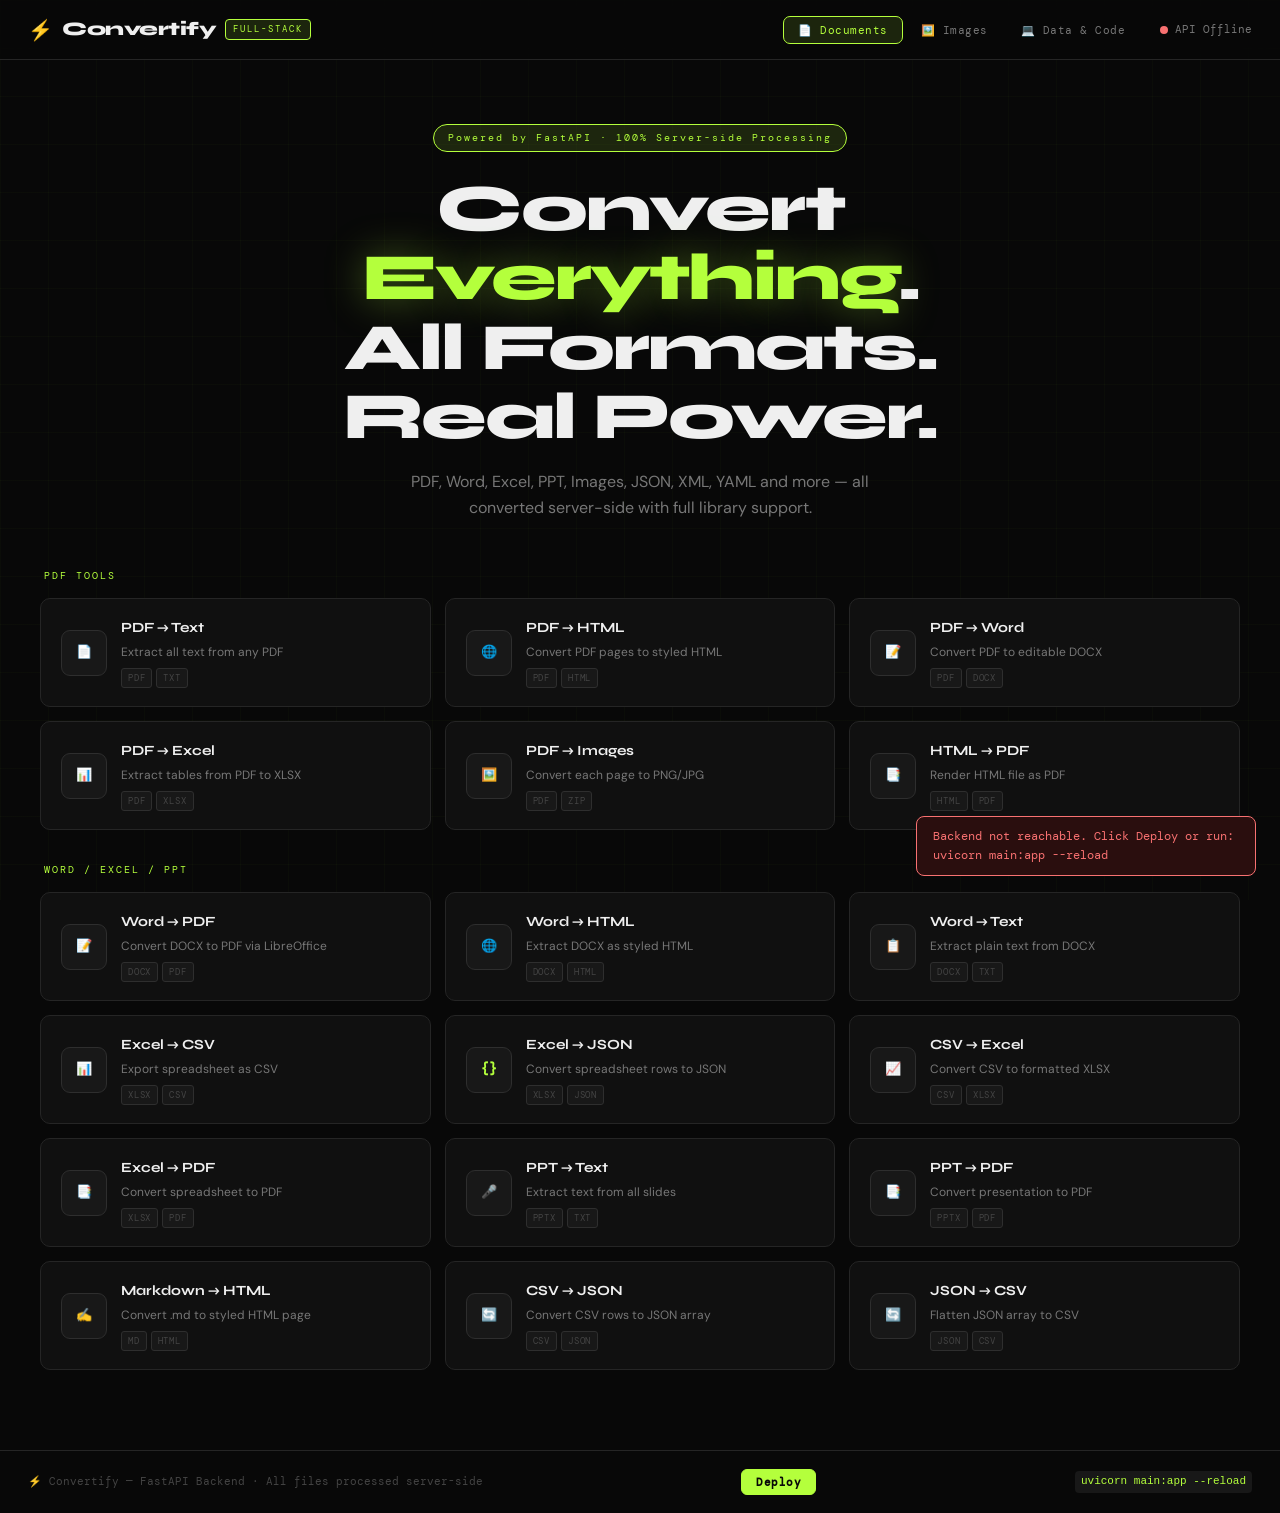
<file: index.html>
<!DOCTYPE html>
<html lang="en">
<head>
<meta charset="UTF-8">
<meta name="viewport" content="width=device-width, initial-scale=1.0">
<title>Convertify — All-in-One File Utility</title>
<link rel="preconnect" href="https://fonts.googleapis.com">
<link href="https://fonts.googleapis.com/css2?family=Syne:wght@400;600;700;800&family=DM+Mono:wght@300;400;500&family=DM+Sans:wght@300;400;500&display=swap" rel="stylesheet">
<link rel="stylesheet" href="css/style.css">
</head>
<body>
<div class="bg-grid"></div>

<!-- HEADER -->
<header>
  <div class="logo">
    <span class="logo-icon">⚡</span>
    <span class="logo-text">Convertify</span>
    <span class="logo-tag">FULL-STACK</span>
  </div>
  <nav id="main-nav">
    <button class="nav-btn active" data-tab="documents">📄 Documents</button>
    <button class="nav-btn" data-tab="images">🖼️ Images</button>
    <button class="nav-btn" data-tab="data">💻 Data & Code</button>
  </nav>
  <div class="api-status" id="api-status">
    <span class="dot"></span><span class="api-label">Checking API…</span>
  </div>
</header>

<!-- HERO -->
<section class="hero">
  <div class="hero-pill">Powered by FastAPI · 100% Server-side Processing</div>
  <h1>Convert <span class="accent">Everything</span>.<br>All Formats. Real Power.</h1>
  <p class="hero-sub">PDF, Word, Excel, PPT, Images, JSON, XML, YAML and more — all converted server-side with full library support.</p>
</section>

<!-- MAIN -->
<main>

  <!-- DOCUMENTS TAB -->
  <section id="tab-documents" class="tab-section active">
    <div class="section-label">PDF Tools</div>
    <div class="tool-grid">
      <div class="tool-card" onclick="openModal('pdf-to-text')"><div class="ti">📄</div><div class="ti-info"><h3>PDF → Text</h3><p>Extract all text from any PDF</p><div class="badges"><span>PDF</span><span>TXT</span></div></div></div>
      <div class="tool-card" onclick="openModal('pdf-to-html')"><div class="ti">🌐</div><div class="ti-info"><h3>PDF → HTML</h3><p>Convert PDF pages to styled HTML</p><div class="badges"><span>PDF</span><span>HTML</span></div></div></div>
      <div class="tool-card" onclick="openModal('pdf-to-word')"><div class="ti">📝</div><div class="ti-info"><h3>PDF → Word</h3><p>Convert PDF to editable DOCX</p><div class="badges"><span>PDF</span><span>DOCX</span></div></div></div>
      <div class="tool-card" onclick="openModal('pdf-to-excel')"><div class="ti">📊</div><div class="ti-info"><h3>PDF → Excel</h3><p>Extract tables from PDF to XLSX</p><div class="badges"><span>PDF</span><span>XLSX</span></div></div></div>
      <div class="tool-card" onclick="openModal('pdf-to-images')"><div class="ti">🖼️</div><div class="ti-info"><h3>PDF → Images</h3><p>Convert each page to PNG/JPG</p><div class="badges"><span>PDF</span><span>ZIP</span></div></div></div>
      <div class="tool-card" onclick="openModal('html-to-pdf')"><div class="ti">📑</div><div class="ti-info"><h3>HTML → PDF</h3><p>Render HTML file as PDF</p><div class="badges"><span>HTML</span><span>PDF</span></div></div></div>
    </div>

    <div class="section-label" style="margin-top:32px">Word / Excel / PPT</div>
    <div class="tool-grid">
      <div class="tool-card" onclick="openModal('word-to-pdf')"><div class="ti">📝</div><div class="ti-info"><h3>Word → PDF</h3><p>Convert DOCX to PDF via LibreOffice</p><div class="badges"><span>DOCX</span><span>PDF</span></div></div></div>
      <div class="tool-card" onclick="openModal('word-to-html')"><div class="ti">🌐</div><div class="ti-info"><h3>Word → HTML</h3><p>Extract DOCX as styled HTML</p><div class="badges"><span>DOCX</span><span>HTML</span></div></div></div>
      <div class="tool-card" onclick="openModal('word-to-text')"><div class="ti">📋</div><div class="ti-info"><h3>Word → Text</h3><p>Extract plain text from DOCX</p><div class="badges"><span>DOCX</span><span>TXT</span></div></div></div>
      <div class="tool-card" onclick="openModal('excel-to-csv')"><div class="ti">📊</div><div class="ti-info"><h3>Excel → CSV</h3><p>Export spreadsheet as CSV</p><div class="badges"><span>XLSX</span><span>CSV</span></div></div></div>
      <div class="tool-card" onclick="openModal('excel-to-json')"><div class="ti">{}</div><div class="ti-info"><h3>Excel → JSON</h3><p>Convert spreadsheet rows to JSON</p><div class="badges"><span>XLSX</span><span>JSON</span></div></div></div>
      <div class="tool-card" onclick="openModal('csv-to-excel')"><div class="ti">📈</div><div class="ti-info"><h3>CSV → Excel</h3><p>Convert CSV to formatted XLSX</p><div class="badges"><span>CSV</span><span>XLSX</span></div></div></div>
      <div class="tool-card" onclick="openModal('excel-to-pdf')"><div class="ti">📑</div><div class="ti-info"><h3>Excel → PDF</h3><p>Convert spreadsheet to PDF</p><div class="badges"><span>XLSX</span><span>PDF</span></div></div></div>
      <div class="tool-card" onclick="openModal('ppt-to-text')"><div class="ti">🎤</div><div class="ti-info"><h3>PPT → Text</h3><p>Extract text from all slides</p><div class="badges"><span>PPTX</span><span>TXT</span></div></div></div>
      <div class="tool-card" onclick="openModal('ppt-to-pdf')"><div class="ti">📑</div><div class="ti-info"><h3>PPT → PDF</h3><p>Convert presentation to PDF</p><div class="badges"><span>PPTX</span><span>PDF</span></div></div></div>
      <div class="tool-card" onclick="openModal('markdown-to-html')"><div class="ti">✍️</div><div class="ti-info"><h3>Markdown → HTML</h3><p>Convert .md to styled HTML page</p><div class="badges"><span>MD</span><span>HTML</span></div></div></div>
      <div class="tool-card" onclick="openModal('csv-to-json')"><div class="ti">🔄</div><div class="ti-info"><h3>CSV → JSON</h3><p>Convert CSV rows to JSON array</p><div class="badges"><span>CSV</span><span>JSON</span></div></div></div>
      <div class="tool-card" onclick="openModal('json-to-csv')"><div class="ti">🔄</div><div class="ti-info"><h3>JSON → CSV</h3><p>Flatten JSON array to CSV</p><div class="badges"><span>JSON</span><span>CSV</span></div></div></div>
    </div>
  </section>

  <!-- IMAGES TAB -->
  <section id="tab-images" class="tab-section">
    <div class="tool-grid">
      <div class="tool-card" onclick="openModal('img-resize')"><div class="ti">📐</div><div class="ti-info"><h3>Resize</h3><p>Pixel dimensions or percentage scale</p><div class="badges"><span>PNG</span><span>JPG</span><span>WEBP</span></div></div></div>
      <div class="tool-card" onclick="openModal('img-compress')"><div class="ti">🗜️</div><div class="ti-info"><h3>Compress</h3><p>Reduce file size, control quality</p><div class="badges"><span>PNG</span><span>JPG</span><span>WEBP</span></div></div></div>
      <div class="tool-card" onclick="openModal('img-convert')"><div class="ti">🔄</div><div class="ti-info"><h3>Format Convert</h3><p>PNG↔JPG↔WEBP↔BMP↔TIFF</p><div class="badges"><span>ALL</span></div></div></div>
      <div class="tool-card" onclick="openModal('img-crop')"><div class="ti">✂️</div><div class="ti-info"><h3>Crop</h3><p>Exact coords or preset aspect ratios</p><div class="badges"><span>PNG</span><span>JPG</span><span>WEBP</span></div></div></div>
      <div class="tool-card" onclick="openModal('img-rotate')"><div class="ti">🔃</div><div class="ti-info"><h3>Rotate & Flip</h3><p>Rotate any angle, flip H/V</p><div class="badges"><span>ALL</span></div></div></div>
      <div class="tool-card" onclick="openModal('img-watermark')"><div class="ti">💧</div><div class="ti-info"><h3>Watermark</h3><p>Add text watermark with opacity</p><div class="badges"><span>ALL</span></div></div></div>
      <div class="tool-card" onclick="openModal('img-filter')"><div class="ti">🎨</div><div class="ti-info"><h3>Filters & Effects</h3><p>Grayscale, sepia, blur, sharpen…</p><div class="badges"><span>ALL</span></div></div></div>
      <div class="tool-card" onclick="openModal('img-bulk')"><div class="ti">📦</div><div class="ti-info"><h3>Bulk Convert</h3><p>Convert multiple images at once → ZIP</p><div class="badges"><span>BULK</span><span>ZIP</span></div></div></div>
      <div class="tool-card" onclick="openModal('img-metadata')"><div class="ti">🔍</div><div class="ti-info"><h3>Metadata & EXIF</h3><p>Dimensions, color mode, EXIF data</p><div class="badges"><span>ALL</span></div></div></div>
      <div class="tool-card" onclick="openModal('img-base64')"><div class="ti">🔐</div><div class="ti-info"><h3>Image ↔ Base64</h3><p>Encode to data URL or decode back</p><div class="badges"><span>ALL</span><span>B64</span></div></div></div>
    </div>
  </section>

  <!-- DATA & CODE TAB -->
  <section id="tab-data" class="tab-section">
    <div class="tool-grid">
      <div class="tool-card" onclick="openModal('json-tool')"><div class="ti">{}</div><div class="ti-info"><h3>JSON Tools</h3><p>Beautify, minify, validate, sort keys</p><div class="badges"><span>JSON</span></div></div></div>
      <div class="tool-card" onclick="openModal('xml-tool')"><div class="ti">&lt;/&gt;</div><div class="ti-info"><h3>XML Tools</h3><p>Beautify, minify, validate XML</p><div class="badges"><span>XML</span></div></div></div>
      <div class="tool-card" onclick="openModal('html-tool')"><div class="ti">🌐</div><div class="ti-info"><h3>HTML Tools</h3><p>Beautify and minify HTML markup</p><div class="badges"><span>HTML</span></div></div></div>
      <div class="tool-card" onclick="openModal('css-tool')"><div class="ti">🎨</div><div class="ti-info"><h3>CSS Tools</h3><p>Beautify and minify stylesheets</p><div class="badges"><span>CSS</span></div></div></div>
      <div class="tool-card" onclick="openModal('yaml-tool')"><div class="ti">📋</div><div class="ti-info"><h3>YAML ↔ JSON</h3><p>Convert between YAML and JSON</p><div class="badges"><span>YAML</span><span>JSON</span></div></div></div>
      <div class="tool-card" onclick="openModal('base64-tool')"><div class="ti">🔐</div><div class="ti-info"><h3>Base64 Encoder</h3><p>Encode/decode text and files</p><div class="badges"><span>B64</span><span>FILE</span></div></div></div>
      <div class="tool-card" onclick="openModal('csv-tool')"><div class="ti">📊</div><div class="ti-info"><h3>CSV Beautify</h3><p>View CSV as aligned table</p><div class="badges"><span>CSV</span></div></div></div>
      <div class="tool-card" onclick="openModal('json-xml-tool')"><div class="ti">⇄</div><div class="ti-info"><h3>JSON ↔ XML</h3><p>Bidirectional conversion</p><div class="badges"><span>JSON</span><span>XML</span></div></div></div>
    </div>
  </section>

</main>

<!-- MODAL -->
<div id="modal-overlay" class="modal-overlay">
  <div class="modal" id="main-modal">
    <button class="modal-close" id="modal-close-btn">✕</button>
    <div id="modal-body"></div>
  </div>
</div>

<!-- TOAST -->
<div id="toast-container"></div>

<footer>
  <div class="footer-inner">
    <span>⚡ Convertify — FastAPI Backend · All files processed server-side</span>
    <button class="deploy-btn" id="deploy-copy-btn" title="Copy command to clipboard">Deploy</button>
    <code>uvicorn main:app --reload</code>
  </div>
</footer>

<script src="js/api.js"></script>
<script src="js/ui.js"></script>
<script src="js/tools.js"></script>
<script src="js/main.js"></script>
</body>
</html>
</file>
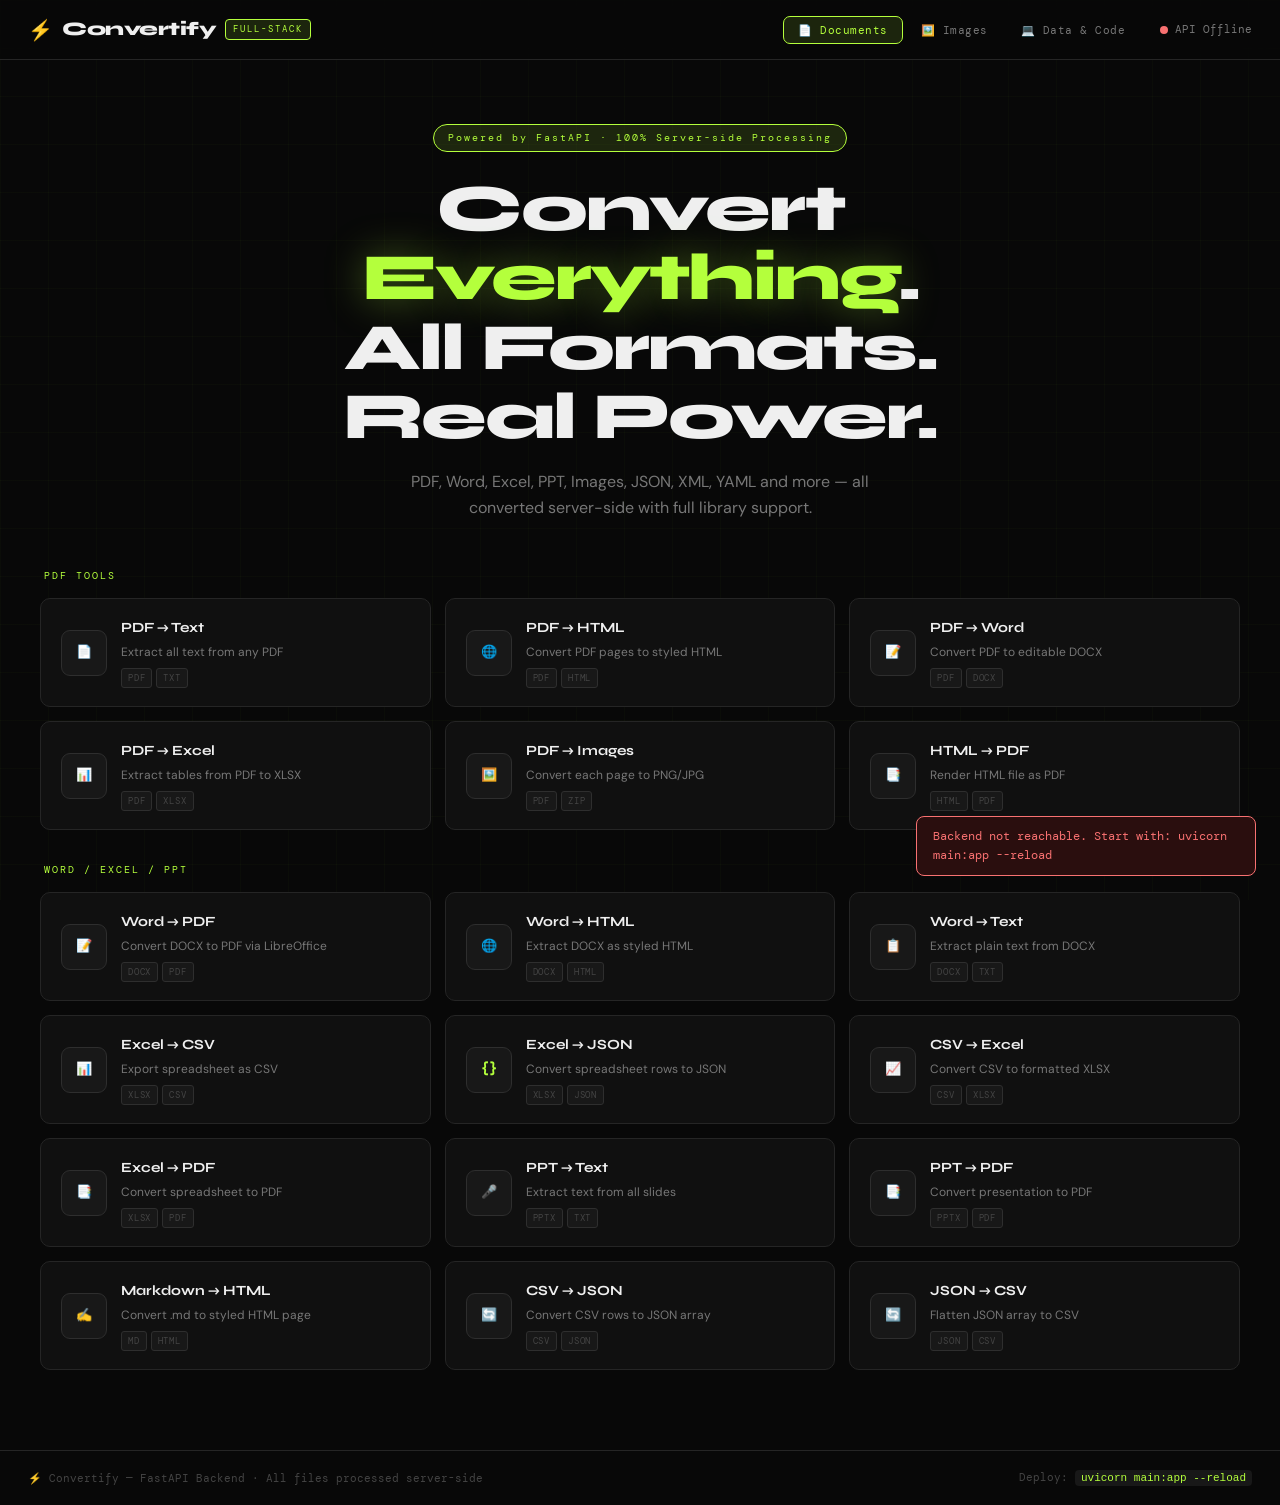
<file: frontend/index.html>
<!DOCTYPE html>
<html lang="en">
<head>
<meta charset="UTF-8">
<meta name="viewport" content="width=device-width, initial-scale=1.0">
<title>Convertify — All-in-One File Utility</title>
<link rel="preconnect" href="https://fonts.googleapis.com">
<link href="https://fonts.googleapis.com/css2?family=Syne:wght@400;600;700;800&family=DM+Mono:wght@300;400;500&family=DM+Sans:wght@300;400;500&display=swap" rel="stylesheet">
<link rel="stylesheet" href="css/style.css">
</head>
<body>
<div class="bg-grid"></div>

<!-- HEADER -->
<header>
  <div class="logo">
    <span class="logo-icon">⚡</span>
    <span class="logo-text">Convertify</span>
    <span class="logo-tag">FULL-STACK</span>
  </div>
  <nav id="main-nav">
    <button class="nav-btn active" data-tab="documents">📄 Documents</button>
    <button class="nav-btn" data-tab="images">🖼️ Images</button>
    <button class="nav-btn" data-tab="data">💻 Data & Code</button>
  </nav>
  <div class="api-status" id="api-status">
    <span class="dot"></span><span class="api-label">Checking API…</span>
  </div>
</header>

<!-- HERO -->
<section class="hero">
  <div class="hero-pill">Powered by FastAPI · 100% Server-side Processing</div>
  <h1>Convert <span class="accent">Everything</span>.<br>All Formats. Real Power.</h1>
  <p class="hero-sub">PDF, Word, Excel, PPT, Images, JSON, XML, YAML and more — all converted server-side with full library support.</p>
</section>

<!-- MAIN -->
<main>

  <!-- DOCUMENTS TAB -->
  <section id="tab-documents" class="tab-section active">
    <div class="section-label">PDF Tools</div>
    <div class="tool-grid">
      <div class="tool-card" onclick="openModal('pdf-to-text')"><div class="ti">📄</div><div class="ti-info"><h3>PDF → Text</h3><p>Extract all text from any PDF</p><div class="badges"><span>PDF</span><span>TXT</span></div></div></div>
      <div class="tool-card" onclick="openModal('pdf-to-html')"><div class="ti">🌐</div><div class="ti-info"><h3>PDF → HTML</h3><p>Convert PDF pages to styled HTML</p><div class="badges"><span>PDF</span><span>HTML</span></div></div></div>
      <div class="tool-card" onclick="openModal('pdf-to-word')"><div class="ti">📝</div><div class="ti-info"><h3>PDF → Word</h3><p>Convert PDF to editable DOCX</p><div class="badges"><span>PDF</span><span>DOCX</span></div></div></div>
      <div class="tool-card" onclick="openModal('pdf-to-excel')"><div class="ti">📊</div><div class="ti-info"><h3>PDF → Excel</h3><p>Extract tables from PDF to XLSX</p><div class="badges"><span>PDF</span><span>XLSX</span></div></div></div>
      <div class="tool-card" onclick="openModal('pdf-to-images')"><div class="ti">🖼️</div><div class="ti-info"><h3>PDF → Images</h3><p>Convert each page to PNG/JPG</p><div class="badges"><span>PDF</span><span>ZIP</span></div></div></div>
      <div class="tool-card" onclick="openModal('html-to-pdf')"><div class="ti">📑</div><div class="ti-info"><h3>HTML → PDF</h3><p>Render HTML file as PDF</p><div class="badges"><span>HTML</span><span>PDF</span></div></div></div>
    </div>

    <div class="section-label" style="margin-top:32px">Word / Excel / PPT</div>
    <div class="tool-grid">
      <div class="tool-card" onclick="openModal('word-to-pdf')"><div class="ti">📝</div><div class="ti-info"><h3>Word → PDF</h3><p>Convert DOCX to PDF via LibreOffice</p><div class="badges"><span>DOCX</span><span>PDF</span></div></div></div>
      <div class="tool-card" onclick="openModal('word-to-html')"><div class="ti">🌐</div><div class="ti-info"><h3>Word → HTML</h3><p>Extract DOCX as styled HTML</p><div class="badges"><span>DOCX</span><span>HTML</span></div></div></div>
      <div class="tool-card" onclick="openModal('word-to-text')"><div class="ti">📋</div><div class="ti-info"><h3>Word → Text</h3><p>Extract plain text from DOCX</p><div class="badges"><span>DOCX</span><span>TXT</span></div></div></div>
      <div class="tool-card" onclick="openModal('excel-to-csv')"><div class="ti">📊</div><div class="ti-info"><h3>Excel → CSV</h3><p>Export spreadsheet as CSV</p><div class="badges"><span>XLSX</span><span>CSV</span></div></div></div>
      <div class="tool-card" onclick="openModal('excel-to-json')"><div class="ti">{}</div><div class="ti-info"><h3>Excel → JSON</h3><p>Convert spreadsheet rows to JSON</p><div class="badges"><span>XLSX</span><span>JSON</span></div></div></div>
      <div class="tool-card" onclick="openModal('csv-to-excel')"><div class="ti">📈</div><div class="ti-info"><h3>CSV → Excel</h3><p>Convert CSV to formatted XLSX</p><div class="badges"><span>CSV</span><span>XLSX</span></div></div></div>
      <div class="tool-card" onclick="openModal('excel-to-pdf')"><div class="ti">📑</div><div class="ti-info"><h3>Excel → PDF</h3><p>Convert spreadsheet to PDF</p><div class="badges"><span>XLSX</span><span>PDF</span></div></div></div>
      <div class="tool-card" onclick="openModal('ppt-to-text')"><div class="ti">🎤</div><div class="ti-info"><h3>PPT → Text</h3><p>Extract text from all slides</p><div class="badges"><span>PPTX</span><span>TXT</span></div></div></div>
      <div class="tool-card" onclick="openModal('ppt-to-pdf')"><div class="ti">📑</div><div class="ti-info"><h3>PPT → PDF</h3><p>Convert presentation to PDF</p><div class="badges"><span>PPTX</span><span>PDF</span></div></div></div>
      <div class="tool-card" onclick="openModal('markdown-to-html')"><div class="ti">✍️</div><div class="ti-info"><h3>Markdown → HTML</h3><p>Convert .md to styled HTML page</p><div class="badges"><span>MD</span><span>HTML</span></div></div></div>
      <div class="tool-card" onclick="openModal('csv-to-json')"><div class="ti">🔄</div><div class="ti-info"><h3>CSV → JSON</h3><p>Convert CSV rows to JSON array</p><div class="badges"><span>CSV</span><span>JSON</span></div></div></div>
      <div class="tool-card" onclick="openModal('json-to-csv')"><div class="ti">🔄</div><div class="ti-info"><h3>JSON → CSV</h3><p>Flatten JSON array to CSV</p><div class="badges"><span>JSON</span><span>CSV</span></div></div></div>
    </div>
  </section>

  <!-- IMAGES TAB -->
  <section id="tab-images" class="tab-section">
    <div class="tool-grid">
      <div class="tool-card" onclick="openModal('img-resize')"><div class="ti">📐</div><div class="ti-info"><h3>Resize</h3><p>Pixel dimensions or percentage scale</p><div class="badges"><span>PNG</span><span>JPG</span><span>WEBP</span></div></div></div>
      <div class="tool-card" onclick="openModal('img-compress')"><div class="ti">🗜️</div><div class="ti-info"><h3>Compress</h3><p>Reduce file size, control quality</p><div class="badges"><span>PNG</span><span>JPG</span><span>WEBP</span></div></div></div>
      <div class="tool-card" onclick="openModal('img-convert')"><div class="ti">🔄</div><div class="ti-info"><h3>Format Convert</h3><p>PNG↔JPG↔WEBP↔BMP↔TIFF</p><div class="badges"><span>ALL</span></div></div></div>
      <div class="tool-card" onclick="openModal('img-crop')"><div class="ti">✂️</div><div class="ti-info"><h3>Crop</h3><p>Exact coords or preset aspect ratios</p><div class="badges"><span>PNG</span><span>JPG</span><span>WEBP</span></div></div></div>
      <div class="tool-card" onclick="openModal('img-rotate')"><div class="ti">🔃</div><div class="ti-info"><h3>Rotate & Flip</h3><p>Rotate any angle, flip H/V</p><div class="badges"><span>ALL</span></div></div></div>
      <div class="tool-card" onclick="openModal('img-watermark')"><div class="ti">💧</div><div class="ti-info"><h3>Watermark</h3><p>Add text watermark with opacity</p><div class="badges"><span>ALL</span></div></div></div>
      <div class="tool-card" onclick="openModal('img-filter')"><div class="ti">🎨</div><div class="ti-info"><h3>Filters & Effects</h3><p>Grayscale, sepia, blur, sharpen…</p><div class="badges"><span>ALL</span></div></div></div>
      <div class="tool-card" onclick="openModal('img-bulk')"><div class="ti">📦</div><div class="ti-info"><h3>Bulk Convert</h3><p>Convert multiple images at once → ZIP</p><div class="badges"><span>BULK</span><span>ZIP</span></div></div></div>
      <div class="tool-card" onclick="openModal('img-metadata')"><div class="ti">🔍</div><div class="ti-info"><h3>Metadata & EXIF</h3><p>Dimensions, color mode, EXIF data</p><div class="badges"><span>ALL</span></div></div></div>
      <div class="tool-card" onclick="openModal('img-base64')"><div class="ti">🔐</div><div class="ti-info"><h3>Image ↔ Base64</h3><p>Encode to data URL or decode back</p><div class="badges"><span>ALL</span><span>B64</span></div></div></div>
    </div>
  </section>

  <!-- DATA & CODE TAB -->
  <section id="tab-data" class="tab-section">
    <div class="tool-grid">
      <div class="tool-card" onclick="openModal('json-tool')"><div class="ti">{}</div><div class="ti-info"><h3>JSON Tools</h3><p>Beautify, minify, validate, sort keys</p><div class="badges"><span>JSON</span></div></div></div>
      <div class="tool-card" onclick="openModal('xml-tool')"><div class="ti">&lt;/&gt;</div><div class="ti-info"><h3>XML Tools</h3><p>Beautify, minify, validate XML</p><div class="badges"><span>XML</span></div></div></div>
      <div class="tool-card" onclick="openModal('html-tool')"><div class="ti">🌐</div><div class="ti-info"><h3>HTML Tools</h3><p>Beautify and minify HTML markup</p><div class="badges"><span>HTML</span></div></div></div>
      <div class="tool-card" onclick="openModal('css-tool')"><div class="ti">🎨</div><div class="ti-info"><h3>CSS Tools</h3><p>Beautify and minify stylesheets</p><div class="badges"><span>CSS</span></div></div></div>
      <div class="tool-card" onclick="openModal('yaml-tool')"><div class="ti">📋</div><div class="ti-info"><h3>YAML ↔ JSON</h3><p>Convert between YAML and JSON</p><div class="badges"><span>YAML</span><span>JSON</span></div></div></div>
      <div class="tool-card" onclick="openModal('base64-tool')"><div class="ti">🔐</div><div class="ti-info"><h3>Base64 Encoder</h3><p>Encode/decode text and files</p><div class="badges"><span>B64</span><span>FILE</span></div></div></div>
      <div class="tool-card" onclick="openModal('csv-tool')"><div class="ti">📊</div><div class="ti-info"><h3>CSV Beautify</h3><p>View CSV as aligned table</p><div class="badges"><span>CSV</span></div></div></div>
      <div class="tool-card" onclick="openModal('json-xml-tool')"><div class="ti">⇄</div><div class="ti-info"><h3>JSON ↔ XML</h3><p>Bidirectional conversion</p><div class="badges"><span>JSON</span><span>XML</span></div></div></div>
    </div>
  </section>

</main>

<!-- MODAL -->
<div id="modal-overlay" class="modal-overlay">
  <div class="modal" id="main-modal">
    <button class="modal-close" id="modal-close-btn">✕</button>
    <div id="modal-body"></div>
  </div>
</div>

<!-- TOAST -->
<div id="toast-container"></div>

<footer>
  <div class="footer-inner">
    <span>⚡ Convertify — FastAPI Backend · All files processed server-side</span>
    <span>Deploy: <code>uvicorn main:app --reload</code></span>
  </div>
</footer>

<script src="js/api.js"></script>
<script src="js/ui.js"></script>
<script src="js/tools.js"></script>
<script src="js/main.js"></script>
</body>
</html>
</file>
<file: css/style.css>
/* ── CONVERTIFY FULL-STACK STYLES ─────────────────────────────────────────── */
:root {
  --bg:#080808; --bg2:#101010; --bg3:#181818; --bg4:#1e1e1e;
  --border:#252525; --border2:#2e2e2e;
  --accent:#b4ff3c; --accent2:#39ff14; --accent-dim:rgba(180,255,60,0.12);
  --accent-glow:rgba(180,255,60,0.35);
  --text:#efefef; --muted:#777; --dim:#444;
  --green:#4ade80; --red:#f87171; --yellow:#fbbf24; --blue:#60a5fa;
  --r:10px; --r2:16px;
  --mono:'DM Mono',monospace; --sans:'DM Sans',sans-serif; --display:'Syne',sans-serif;
  --ease:0.18s cubic-bezier(.4,0,.2,1);
}
*,*::before,*::after{box-sizing:border-box;margin:0;padding:0}
html{scroll-behavior:smooth}
body{background:var(--bg);color:var(--text);font-family:var(--sans);font-size:15px;line-height:1.6;overflow-x:hidden}

.bg-grid{position:fixed;inset:0;z-index:0;pointer-events:none;
  background-image:linear-gradient(rgba(180,255,60,.025) 1px,transparent 1px),
    linear-gradient(90deg,rgba(180,255,60,.025) 1px,transparent 1px);
  background-size:48px 48px}

/* HEADER */
header{position:sticky;top:0;z-index:200;height:60px;display:flex;align-items:center;
  gap:20px;padding:0 28px;background:rgba(8,8,8,.9);backdrop-filter:blur(20px);
  border-bottom:1px solid var(--border)}
.logo{display:flex;align-items:center;gap:9px;margin-right:auto}
.logo-icon{font-size:20px;animation:blink 2.4s infinite}
@keyframes blink{0%,100%{opacity:1}50%{opacity:.4}}
.logo-text{font-family:var(--display);font-size:19px;font-weight:800;letter-spacing:-.5px}
.logo-tag{font-family:var(--mono);font-size:9px;letter-spacing:2px;color:var(--accent);
  background:var(--accent-dim);border:1px solid var(--accent);padding:2px 7px;border-radius:4px}
nav{display:flex;gap:3px}
.nav-btn{font-family:var(--mono);font-size:11px;letter-spacing:.5px;color:var(--muted);
  background:transparent;border:1px solid transparent;padding:6px 14px;border-radius:7px;
  cursor:pointer;transition:var(--ease)}
.nav-btn:hover{color:var(--text);border-color:var(--border2)}
.nav-btn.active{color:var(--accent);border-color:var(--accent);background:var(--accent-dim)}
.api-status{display:flex;align-items:center;gap:7px;font-family:var(--mono);font-size:11px;color:var(--muted)}
.dot{width:8px;height:8px;border-radius:50%;background:var(--yellow);transition:.3s}
.dot.online{background:var(--green);box-shadow:0 0 6px var(--green)}
.dot.offline{background:var(--red)}

/* HERO */
.hero{position:relative;z-index:1;text-align:center;padding:64px 24px 48px;max-width:760px;margin:0 auto}
.hero-pill{display:inline-block;font-family:var(--mono);font-size:10px;letter-spacing:2px;
  color:var(--accent);background:var(--accent-dim);border:1px solid var(--accent);
  padding:5px 14px;border-radius:20px;margin-bottom:22px;animation:fd .5s ease both}
.hero h1{font-family:var(--display);font-size:clamp(36px,6vw,66px);font-weight:800;
  line-height:1.05;letter-spacing:-2px;margin-bottom:18px;animation:fd .5s .08s ease both}
.accent{color:var(--accent);text-shadow:0 0 40px var(--accent-glow)}
.hero-sub{font-size:16px;color:var(--muted);max-width:520px;margin:0 auto;animation:fd .5s .16s ease both}
@keyframes fd{from{opacity:0;transform:translateY(-12px)}to{opacity:1;transform:translateY(0)}}

/* MAIN */
main{position:relative;z-index:1;max-width:1240px;margin:0 auto;padding:0 20px 80px}
.section-label{font-family:var(--mono);font-size:10px;letter-spacing:2px;color:var(--accent);
  text-transform:uppercase;margin-bottom:14px;padding-left:4px}

/* TABS */
.tab-section{display:none;animation:fadeIn .25s ease}
.tab-section.active{display:block}
@keyframes fadeIn{from{opacity:0;transform:translateY(6px)}to{opacity:1;transform:translateY(0)}}

/* GRID */
.tool-grid{display:grid;grid-template-columns:repeat(auto-fill,minmax(300px,1fr));gap:14px}

/* CARD */
.tool-card{display:flex;align-items:center;gap:14px;padding:18px 20px;
  background:var(--bg2);border:1px solid var(--border);border-radius:var(--r);
  cursor:pointer;transition:var(--ease);position:relative;overflow:hidden}
.tool-card::after{content:'';position:absolute;inset:0;
  background:linear-gradient(135deg,var(--accent-dim),transparent 60%);opacity:0;transition:var(--ease)}
.tool-card:hover{border-color:var(--accent);transform:translateY(-2px);box-shadow:0 8px 32px rgba(180,255,60,.08)}
.tool-card:hover::after{opacity:1}
.ti{min-width:46px;height:46px;background:var(--bg3);border:1px solid var(--border2);border-radius:9px;
  display:flex;align-items:center;justify-content:center;font-family:var(--mono);font-size:13px;
  font-weight:600;color:var(--accent);flex-shrink:0;position:relative;z-index:1}
.ti-info{flex:1;min-width:0;position:relative;z-index:1}
.ti-info h3{font-family:var(--display);font-size:14px;font-weight:700;margin-bottom:3px}
.ti-info p{font-size:12px;color:var(--muted);margin-bottom:6px}
.badges{display:flex;gap:4px;flex-wrap:wrap}
.badges span{font-family:var(--mono);font-size:9px;letter-spacing:.8px;padding:2px 6px;
  border-radius:3px;background:var(--bg3);border:1px solid var(--border2);color:var(--dim)}

/* MODAL */
.modal-overlay{position:fixed;inset:0;z-index:500;background:rgba(0,0,0,.82);
  backdrop-filter:blur(10px);display:none;align-items:center;justify-content:center;padding:16px}
.modal-overlay.open{display:flex}
.modal{background:var(--bg2);border:1px solid var(--border2);border-radius:var(--r2);
  padding:28px;width:100%;max-width:860px;max-height:92vh;overflow-y:auto;position:relative;
  animation:modalIn .22s cubic-bezier(.4,0,.2,1)}
@keyframes modalIn{from{opacity:0;transform:scale(.96) translateY(8px)}to{opacity:1;transform:scale(1) translateY(0)}}
.modal-close{position:absolute;top:14px;right:14px;background:var(--bg3);border:1px solid var(--border2);
  color:var(--muted);width:30px;height:30px;border-radius:7px;cursor:pointer;font-size:13px;
  transition:var(--ease);display:flex;align-items:center;justify-content:center}
.modal-close:hover{border-color:var(--red);color:var(--red)}

/* MODAL CONTENT */
.mh{margin-bottom:22px}
.mh h2{font-family:var(--display);font-size:22px;font-weight:800;margin-bottom:5px}
.mh p{color:var(--muted);font-size:13px}

/* DROP ZONE */
.dropzone{border:2px dashed var(--border2);border-radius:var(--r);padding:40px 24px;
  text-align:center;cursor:pointer;transition:var(--ease);background:var(--bg3);margin-bottom:18px}
.dropzone:hover,.dropzone.over{border-color:var(--accent);background:var(--accent-dim)}
.dropzone.has-file{border-color:var(--green);border-style:solid}
.dz-icon{font-size:32px;margin-bottom:10px}
.dz-label{font-family:var(--display);font-size:15px;font-weight:600;margin-bottom:3px}
.dz-sub{font-size:12px;color:var(--muted)}
.dz-filename{font-family:var(--mono);font-size:12px;color:var(--green);margin-top:6px}
.dropzone input{display:none}

/* CONTROLS */
.row{display:flex;gap:12px;flex-wrap:wrap;align-items:flex-end;margin-bottom:14px}
.fg{display:flex;flex-direction:column;gap:5px}
.fg label{font-family:var(--mono);font-size:10px;letter-spacing:1px;color:var(--muted)}
input[type=number],input[type=text],select,textarea{
  background:var(--bg3);border:1px solid var(--border2);color:var(--text);
  border-radius:8px;padding:8px 11px;font-family:var(--mono);font-size:12px;
  transition:var(--ease);outline:none}
input[type=number]:focus,input[type=text]:focus,select:focus,textarea:focus{border-color:var(--accent)}
select option{background:var(--bg2)}
textarea{resize:vertical;min-height:160px;width:100%;line-height:1.55}
input[type=number]{width:100px}
input[type=range]{-webkit-appearance:none;appearance:none;width:100%;height:4px;
  background:var(--border2);border-radius:2px;outline:none;cursor:pointer}
input[type=range]::-webkit-slider-thumb{-webkit-appearance:none;width:15px;height:15px;
  background:var(--accent);border-radius:50%}
.check-row{display:flex;align-items:center;gap:7px}
.check-row input{accent-color:var(--accent);width:14px;height:14px}
.check-row label{font-size:13px;color:var(--muted);cursor:pointer}
.val-display{font-family:var(--mono);font-size:16px;font-weight:500;color:var(--accent)}

/* BUTTONS */
.btn{font-family:var(--mono);font-size:11px;letter-spacing:.5px;padding:9px 18px;
  border-radius:8px;border:1px solid;cursor:pointer;transition:var(--ease);white-space:nowrap}
.btn-p{background:var(--accent);color:var(--bg);border-color:var(--accent)}
.btn-p:hover{background:var(--accent2);border-color:var(--accent2)}
.btn-s{background:transparent;color:var(--text);border-color:var(--border2)}
.btn-s:hover{border-color:var(--text)}
.btn-d{background:transparent;color:var(--red);border-color:var(--red)}
.btn-d:hover{background:var(--red);color:#fff}
.btn-g{background:transparent;color:var(--green);border-color:var(--green)}
.btn-g:hover{background:var(--green);color:var(--bg)}
.btn:disabled{opacity:.4;cursor:not-allowed;pointer-events:none}

/* PROGRESS */
.progress{margin:10px 0;display:none}
.progress.show{display:block}
.progress-track{background:var(--bg3);border-radius:3px;height:4px;overflow:hidden}
.progress-fill{height:100%;background:var(--accent);border-radius:3px;
  transition:width .3s;width:0%;box-shadow:0 0 8px var(--accent-glow)}

/* OUTPUT */
.out-header{display:flex;justify-content:space-between;align-items:center;
  font-family:var(--mono);font-size:10px;letter-spacing:1.5px;color:var(--muted);margin-bottom:7px}
.out-actions{display:flex;gap:6px}
.out-box{background:var(--bg);border:1px solid var(--border);border-radius:var(--r);
  padding:14px;font-family:var(--mono);font-size:11px;line-height:1.65;color:var(--accent);
  overflow:auto;max-height:340px;white-space:pre-wrap;word-break:break-all}
.out-box.prose{font-family:var(--sans);font-size:13px;color:var(--text)}
.out-box.json{color:#b4ff3c}
.out-box.xml{color:#60a5fa}
.out-box.html-code{color:#fbbf24}

/* DOWNLOAD RESULT */
.dl-result{margin-top:16px;padding:16px;background:rgba(74,222,128,.07);
  border:1px solid rgba(74,222,128,.25);border-radius:var(--r);display:none}
.dl-result.show{display:flex;align-items:center;justify-content:space-between;gap:12px}
.dl-info{font-family:var(--mono);font-size:12px;color:var(--green)}
.dl-info .dl-name{font-size:10px;color:var(--muted);margin-top:2px}

/* STATUS */
.status{padding:9px 12px;border-radius:7px;font-family:var(--mono);font-size:11px;
  margin:8px 0;display:none}
.status.show{display:block}
.status.ok{background:rgba(74,222,128,.08);border:1px solid rgba(74,222,128,.3);color:var(--green)}
.status.err{background:rgba(248,113,113,.08);border:1px solid rgba(248,113,113,.3);color:var(--red)}
.status.info{background:var(--accent-dim);border:1px solid rgba(180,255,60,.3);color:var(--accent)}

/* SPLIT */
.split{display:grid;grid-template-columns:1fr 1fr;gap:14px}
@media(max-width:600px){.split{grid-template-columns:1fr}}

/* INNER TABS */
.itabs{display:flex;gap:3px;margin-bottom:18px;border-bottom:1px solid var(--border)}
.itab{font-family:var(--mono);font-size:11px;padding:7px 14px;cursor:pointer;
  border:1px solid transparent;border-bottom:none;border-radius:7px 7px 0 0;
  color:var(--muted);background:transparent;transition:var(--ease);margin-bottom:-1px}
.itab.active{color:var(--accent);border-color:var(--border2);border-bottom-color:var(--bg2);background:var(--bg2)}

/* IMAGE PREVIEW */
.img-wrap{text-align:center;margin:12px 0}
.img-wrap img{max-width:100%;max-height:260px;border-radius:8px;border:1px solid var(--border)}
.img-meta{font-family:var(--mono);font-size:11px;color:var(--muted);margin-top:6px}

/* METADATA GRID */
.meta-grid{display:grid;grid-template-columns:1fr 1fr;gap:8px;margin-top:14px}
.meta-item{background:var(--bg3);border:1px solid var(--border);border-radius:7px;padding:10px 12px}
.meta-key{font-family:var(--mono);font-size:9px;letter-spacing:1px;color:var(--muted);margin-bottom:3px}
.meta-val{font-family:var(--mono);font-size:14px;font-weight:500;color:var(--accent)}

/* FILTER GRID */
.filter-grid{display:grid;grid-template-columns:repeat(auto-fill,minmax(110px,1fr));gap:8px;margin-bottom:16px}
.filter-btn{background:var(--bg3);border:1px solid var(--border2);border-radius:8px;padding:10px;
  text-align:center;cursor:pointer;transition:var(--ease);font-family:var(--mono);font-size:11px;color:var(--muted)}
.filter-btn:hover,.filter-btn.active{border-color:var(--accent);color:var(--accent);background:var(--accent-dim)}
.filter-btn .fbi{font-size:20px;display:block;margin-bottom:5px}

/* TOAST */
#toast-container{position:fixed;bottom:24px;right:24px;z-index:9999;display:flex;flex-direction:column;gap:8px}
.toast{font-family:var(--mono);font-size:12px;padding:10px 16px;border-radius:8px;
  animation:toastIn .2s ease;pointer-events:none;min-width:220px;max-width:340px}
.toast.ok{background:#0e2a1a;border:1px solid var(--green);color:var(--green)}
.toast.err{background:#2a0e0e;border:1px solid var(--red);color:var(--red)}
.toast.info{background:#1a1a0e;border:1px solid var(--accent);color:var(--accent)}
@keyframes toastIn{from{opacity:0;transform:translateX(16px)}to{opacity:1;transform:translateX(0)}}

/* FOOTER */
footer{position:relative;z-index:1;border-top:1px solid var(--border);padding:18px 28px}
.footer-inner{display:flex;justify-content:space-between;align-items:center;flex-wrap:wrap;gap:12px;
  font-family:var(--mono);font-size:11px;color:var(--dim);max-width:1240px;margin:0 auto}
code{background:var(--bg3);padding:2px 6px;border-radius:4px;color:var(--accent)}
.deploy-btn{font-family:var(--mono);font-size:11px;letter-spacing:.5px;color:var(--bg);
  background:var(--accent);border:1px solid var(--accent);padding:5px 14px;border-radius:6px;
  cursor:pointer;transition:var(--ease);font-weight:600}
.deploy-btn:hover{background:var(--accent2);border-color:var(--accent2);box-shadow:0 0 12px var(--accent-glow)}
.deploy-btn.copied{background:var(--green);border-color:var(--green);color:var(--bg)}

/* SCROLLBAR */
::-webkit-scrollbar{width:5px;height:5px}
::-webkit-scrollbar-track{background:var(--bg2)}
::-webkit-scrollbar-thumb{background:var(--border2);border-radius:3px}

/* RESPONSIVE */
@media(max-width:768px){
  header{padding:0 14px;gap:10px}
  .logo-tag{display:none}
  nav .nav-btn{font-size:10px;padding:5px 10px}
  main{padding:0 12px 60px}
  .modal{padding:18px}
  .tool-grid{grid-template-columns:1fr}
}
</file>
<file: frontend/css/style.css>
/* ── CONVERTIFY FULL-STACK STYLES ─────────────────────────────────────────── */
:root {
  --bg:#080808; --bg2:#101010; --bg3:#181818; --bg4:#1e1e1e;
  --border:#252525; --border2:#2e2e2e;
  --accent:#b4ff3c; --accent2:#39ff14; --accent-dim:rgba(180,255,60,0.12);
  --accent-glow:rgba(180,255,60,0.35);
  --text:#efefef; --muted:#777; --dim:#444;
  --green:#4ade80; --red:#f87171; --yellow:#fbbf24; --blue:#60a5fa;
  --r:10px; --r2:16px;
  --mono:'DM Mono',monospace; --sans:'DM Sans',sans-serif; --display:'Syne',sans-serif;
  --ease:0.18s cubic-bezier(.4,0,.2,1);
}
*,*::before,*::after{box-sizing:border-box;margin:0;padding:0}
html{scroll-behavior:smooth}
body{background:var(--bg);color:var(--text);font-family:var(--sans);font-size:15px;line-height:1.6;overflow-x:hidden}

.bg-grid{position:fixed;inset:0;z-index:0;pointer-events:none;
  background-image:linear-gradient(rgba(180,255,60,.025) 1px,transparent 1px),
    linear-gradient(90deg,rgba(180,255,60,.025) 1px,transparent 1px);
  background-size:48px 48px}

/* HEADER */
header{position:sticky;top:0;z-index:200;height:60px;display:flex;align-items:center;
  gap:20px;padding:0 28px;background:rgba(8,8,8,.9);backdrop-filter:blur(20px);
  border-bottom:1px solid var(--border)}
.logo{display:flex;align-items:center;gap:9px;margin-right:auto}
.logo-icon{font-size:20px;animation:blink 2.4s infinite}
@keyframes blink{0%,100%{opacity:1}50%{opacity:.4}}
.logo-text{font-family:var(--display);font-size:19px;font-weight:800;letter-spacing:-.5px}
.logo-tag{font-family:var(--mono);font-size:9px;letter-spacing:2px;color:var(--accent);
  background:var(--accent-dim);border:1px solid var(--accent);padding:2px 7px;border-radius:4px}
nav{display:flex;gap:3px}
.nav-btn{font-family:var(--mono);font-size:11px;letter-spacing:.5px;color:var(--muted);
  background:transparent;border:1px solid transparent;padding:6px 14px;border-radius:7px;
  cursor:pointer;transition:var(--ease)}
.nav-btn:hover{color:var(--text);border-color:var(--border2)}
.nav-btn.active{color:var(--accent);border-color:var(--accent);background:var(--accent-dim)}
.api-status{display:flex;align-items:center;gap:7px;font-family:var(--mono);font-size:11px;color:var(--muted)}
.dot{width:8px;height:8px;border-radius:50%;background:var(--yellow);transition:.3s}
.dot.online{background:var(--green);box-shadow:0 0 6px var(--green)}
.dot.offline{background:var(--red)}

/* HERO */
.hero{position:relative;z-index:1;text-align:center;padding:64px 24px 48px;max-width:760px;margin:0 auto}
.hero-pill{display:inline-block;font-family:var(--mono);font-size:10px;letter-spacing:2px;
  color:var(--accent);background:var(--accent-dim);border:1px solid var(--accent);
  padding:5px 14px;border-radius:20px;margin-bottom:22px;animation:fd .5s ease both}
.hero h1{font-family:var(--display);font-size:clamp(36px,6vw,66px);font-weight:800;
  line-height:1.05;letter-spacing:-2px;margin-bottom:18px;animation:fd .5s .08s ease both}
.accent{color:var(--accent);text-shadow:0 0 40px var(--accent-glow)}
.hero-sub{font-size:16px;color:var(--muted);max-width:520px;margin:0 auto;animation:fd .5s .16s ease both}
@keyframes fd{from{opacity:0;transform:translateY(-12px)}to{opacity:1;transform:translateY(0)}}

/* MAIN */
main{position:relative;z-index:1;max-width:1240px;margin:0 auto;padding:0 20px 80px}
.section-label{font-family:var(--mono);font-size:10px;letter-spacing:2px;color:var(--accent);
  text-transform:uppercase;margin-bottom:14px;padding-left:4px}

/* TABS */
.tab-section{display:none;animation:fadeIn .25s ease}
.tab-section.active{display:block}
@keyframes fadeIn{from{opacity:0;transform:translateY(6px)}to{opacity:1;transform:translateY(0)}}

/* GRID */
.tool-grid{display:grid;grid-template-columns:repeat(auto-fill,minmax(300px,1fr));gap:14px}

/* CARD */
.tool-card{display:flex;align-items:center;gap:14px;padding:18px 20px;
  background:var(--bg2);border:1px solid var(--border);border-radius:var(--r);
  cursor:pointer;transition:var(--ease);position:relative;overflow:hidden}
.tool-card::after{content:'';position:absolute;inset:0;
  background:linear-gradient(135deg,var(--accent-dim),transparent 60%);opacity:0;transition:var(--ease)}
.tool-card:hover{border-color:var(--accent);transform:translateY(-2px);box-shadow:0 8px 32px rgba(180,255,60,.08)}
.tool-card:hover::after{opacity:1}
.ti{min-width:46px;height:46px;background:var(--bg3);border:1px solid var(--border2);border-radius:9px;
  display:flex;align-items:center;justify-content:center;font-family:var(--mono);font-size:13px;
  font-weight:600;color:var(--accent);flex-shrink:0;position:relative;z-index:1}
.ti-info{flex:1;min-width:0;position:relative;z-index:1}
.ti-info h3{font-family:var(--display);font-size:14px;font-weight:700;margin-bottom:3px}
.ti-info p{font-size:12px;color:var(--muted);margin-bottom:6px}
.badges{display:flex;gap:4px;flex-wrap:wrap}
.badges span{font-family:var(--mono);font-size:9px;letter-spacing:.8px;padding:2px 6px;
  border-radius:3px;background:var(--bg3);border:1px solid var(--border2);color:var(--dim)}

/* MODAL */
.modal-overlay{position:fixed;inset:0;z-index:500;background:rgba(0,0,0,.82);
  backdrop-filter:blur(10px);display:none;align-items:center;justify-content:center;padding:16px}
.modal-overlay.open{display:flex}
.modal{background:var(--bg2);border:1px solid var(--border2);border-radius:var(--r2);
  padding:28px;width:100%;max-width:860px;max-height:92vh;overflow-y:auto;position:relative;
  animation:modalIn .22s cubic-bezier(.4,0,.2,1)}
@keyframes modalIn{from{opacity:0;transform:scale(.96) translateY(8px)}to{opacity:1;transform:scale(1) translateY(0)}}
.modal-close{position:absolute;top:14px;right:14px;background:var(--bg3);border:1px solid var(--border2);
  color:var(--muted);width:30px;height:30px;border-radius:7px;cursor:pointer;font-size:13px;
  transition:var(--ease);display:flex;align-items:center;justify-content:center}
.modal-close:hover{border-color:var(--red);color:var(--red)}

/* MODAL CONTENT */
.mh{margin-bottom:22px}
.mh h2{font-family:var(--display);font-size:22px;font-weight:800;margin-bottom:5px}
.mh p{color:var(--muted);font-size:13px}

/* DROP ZONE */
.dropzone{border:2px dashed var(--border2);border-radius:var(--r);padding:40px 24px;
  text-align:center;cursor:pointer;transition:var(--ease);background:var(--bg3);margin-bottom:18px}
.dropzone:hover,.dropzone.over{border-color:var(--accent);background:var(--accent-dim)}
.dropzone.has-file{border-color:var(--green);border-style:solid}
.dz-icon{font-size:32px;margin-bottom:10px}
.dz-label{font-family:var(--display);font-size:15px;font-weight:600;margin-bottom:3px}
.dz-sub{font-size:12px;color:var(--muted)}
.dz-filename{font-family:var(--mono);font-size:12px;color:var(--green);margin-top:6px}
.dropzone input{display:none}

/* CONTROLS */
.row{display:flex;gap:12px;flex-wrap:wrap;align-items:flex-end;margin-bottom:14px}
.fg{display:flex;flex-direction:column;gap:5px}
.fg label{font-family:var(--mono);font-size:10px;letter-spacing:1px;color:var(--muted)}
input[type=number],input[type=text],select,textarea{
  background:var(--bg3);border:1px solid var(--border2);color:var(--text);
  border-radius:8px;padding:8px 11px;font-family:var(--mono);font-size:12px;
  transition:var(--ease);outline:none}
input[type=number]:focus,input[type=text]:focus,select:focus,textarea:focus{border-color:var(--accent)}
select option{background:var(--bg2)}
textarea{resize:vertical;min-height:160px;width:100%;line-height:1.55}
input[type=number]{width:100px}
input[type=range]{-webkit-appearance:none;appearance:none;width:100%;height:4px;
  background:var(--border2);border-radius:2px;outline:none;cursor:pointer}
input[type=range]::-webkit-slider-thumb{-webkit-appearance:none;width:15px;height:15px;
  background:var(--accent);border-radius:50%}
.check-row{display:flex;align-items:center;gap:7px}
.check-row input{accent-color:var(--accent);width:14px;height:14px}
.check-row label{font-size:13px;color:var(--muted);cursor:pointer}
.val-display{font-family:var(--mono);font-size:16px;font-weight:500;color:var(--accent)}

/* BUTTONS */
.btn{font-family:var(--mono);font-size:11px;letter-spacing:.5px;padding:9px 18px;
  border-radius:8px;border:1px solid;cursor:pointer;transition:var(--ease);white-space:nowrap}
.btn-p{background:var(--accent);color:var(--bg);border-color:var(--accent)}
.btn-p:hover{background:var(--accent2);border-color:var(--accent2)}
.btn-s{background:transparent;color:var(--text);border-color:var(--border2)}
.btn-s:hover{border-color:var(--text)}
.btn-d{background:transparent;color:var(--red);border-color:var(--red)}
.btn-d:hover{background:var(--red);color:#fff}
.btn-g{background:transparent;color:var(--green);border-color:var(--green)}
.btn-g:hover{background:var(--green);color:var(--bg)}
.btn:disabled{opacity:.4;cursor:not-allowed;pointer-events:none}

/* PROGRESS */
.progress{margin:10px 0;display:none}
.progress.show{display:block}
.progress-track{background:var(--bg3);border-radius:3px;height:4px;overflow:hidden}
.progress-fill{height:100%;background:var(--accent);border-radius:3px;
  transition:width .3s;width:0%;box-shadow:0 0 8px var(--accent-glow)}

/* OUTPUT */
.out-header{display:flex;justify-content:space-between;align-items:center;
  font-family:var(--mono);font-size:10px;letter-spacing:1.5px;color:var(--muted);margin-bottom:7px}
.out-actions{display:flex;gap:6px}
.out-box{background:var(--bg);border:1px solid var(--border);border-radius:var(--r);
  padding:14px;font-family:var(--mono);font-size:11px;line-height:1.65;color:var(--accent);
  overflow:auto;max-height:340px;white-space:pre-wrap;word-break:break-all}
.out-box.prose{font-family:var(--sans);font-size:13px;color:var(--text)}
.out-box.json{color:#b4ff3c}
.out-box.xml{color:#60a5fa}
.out-box.html-code{color:#fbbf24}

/* DOWNLOAD RESULT */
.dl-result{margin-top:16px;padding:16px;background:rgba(74,222,128,.07);
  border:1px solid rgba(74,222,128,.25);border-radius:var(--r);display:none}
.dl-result.show{display:flex;align-items:center;justify-content:space-between;gap:12px}
.dl-info{font-family:var(--mono);font-size:12px;color:var(--green)}
.dl-info .dl-name{font-size:10px;color:var(--muted);margin-top:2px}

/* STATUS */
.status{padding:9px 12px;border-radius:7px;font-family:var(--mono);font-size:11px;
  margin:8px 0;display:none}
.status.show{display:block}
.status.ok{background:rgba(74,222,128,.08);border:1px solid rgba(74,222,128,.3);color:var(--green)}
.status.err{background:rgba(248,113,113,.08);border:1px solid rgba(248,113,113,.3);color:var(--red)}
.status.info{background:var(--accent-dim);border:1px solid rgba(180,255,60,.3);color:var(--accent)}

/* SPLIT */
.split{display:grid;grid-template-columns:1fr 1fr;gap:14px}
@media(max-width:600px){.split{grid-template-columns:1fr}}

/* INNER TABS */
.itabs{display:flex;gap:3px;margin-bottom:18px;border-bottom:1px solid var(--border)}
.itab{font-family:var(--mono);font-size:11px;padding:7px 14px;cursor:pointer;
  border:1px solid transparent;border-bottom:none;border-radius:7px 7px 0 0;
  color:var(--muted);background:transparent;transition:var(--ease);margin-bottom:-1px}
.itab.active{color:var(--accent);border-color:var(--border2);border-bottom-color:var(--bg2);background:var(--bg2)}

/* IMAGE PREVIEW */
.img-wrap{text-align:center;margin:12px 0}
.img-wrap img{max-width:100%;max-height:260px;border-radius:8px;border:1px solid var(--border)}
.img-meta{font-family:var(--mono);font-size:11px;color:var(--muted);margin-top:6px}

/* METADATA GRID */
.meta-grid{display:grid;grid-template-columns:1fr 1fr;gap:8px;margin-top:14px}
.meta-item{background:var(--bg3);border:1px solid var(--border);border-radius:7px;padding:10px 12px}
.meta-key{font-family:var(--mono);font-size:9px;letter-spacing:1px;color:var(--muted);margin-bottom:3px}
.meta-val{font-family:var(--mono);font-size:14px;font-weight:500;color:var(--accent)}

/* FILTER GRID */
.filter-grid{display:grid;grid-template-columns:repeat(auto-fill,minmax(110px,1fr));gap:8px;margin-bottom:16px}
.filter-btn{background:var(--bg3);border:1px solid var(--border2);border-radius:8px;padding:10px;
  text-align:center;cursor:pointer;transition:var(--ease);font-family:var(--mono);font-size:11px;color:var(--muted)}
.filter-btn:hover,.filter-btn.active{border-color:var(--accent);color:var(--accent);background:var(--accent-dim)}
.filter-btn .fbi{font-size:20px;display:block;margin-bottom:5px}

/* TOAST */
#toast-container{position:fixed;bottom:24px;right:24px;z-index:9999;display:flex;flex-direction:column;gap:8px}
.toast{font-family:var(--mono);font-size:12px;padding:10px 16px;border-radius:8px;
  animation:toastIn .2s ease;pointer-events:none;min-width:220px;max-width:340px}
.toast.ok{background:#0e2a1a;border:1px solid var(--green);color:var(--green)}
.toast.err{background:#2a0e0e;border:1px solid var(--red);color:var(--red)}
.toast.info{background:#1a1a0e;border:1px solid var(--accent);color:var(--accent)}
@keyframes toastIn{from{opacity:0;transform:translateX(16px)}to{opacity:1;transform:translateX(0)}}

/* FOOTER */
footer{position:relative;z-index:1;border-top:1px solid var(--border);padding:18px 28px}
.footer-inner{display:flex;justify-content:space-between;align-items:center;flex-wrap:wrap;gap:12px;
  font-family:var(--mono);font-size:11px;color:var(--dim);max-width:1240px;margin:0 auto}
code{background:var(--bg3);padding:2px 6px;border-radius:4px;color:var(--accent)}

/* SCROLLBAR */
::-webkit-scrollbar{width:5px;height:5px}
::-webkit-scrollbar-track{background:var(--bg2)}
::-webkit-scrollbar-thumb{background:var(--border2);border-radius:3px}

/* RESPONSIVE */
@media(max-width:768px){
  header{padding:0 14px;gap:10px}
  .logo-tag{display:none}
  nav .nav-btn{font-size:10px;padding:5px 10px}
  main{padding:0 12px 60px}
  .modal{padding:18px}
  .tool-grid{grid-template-columns:1fr}
}
</file>
